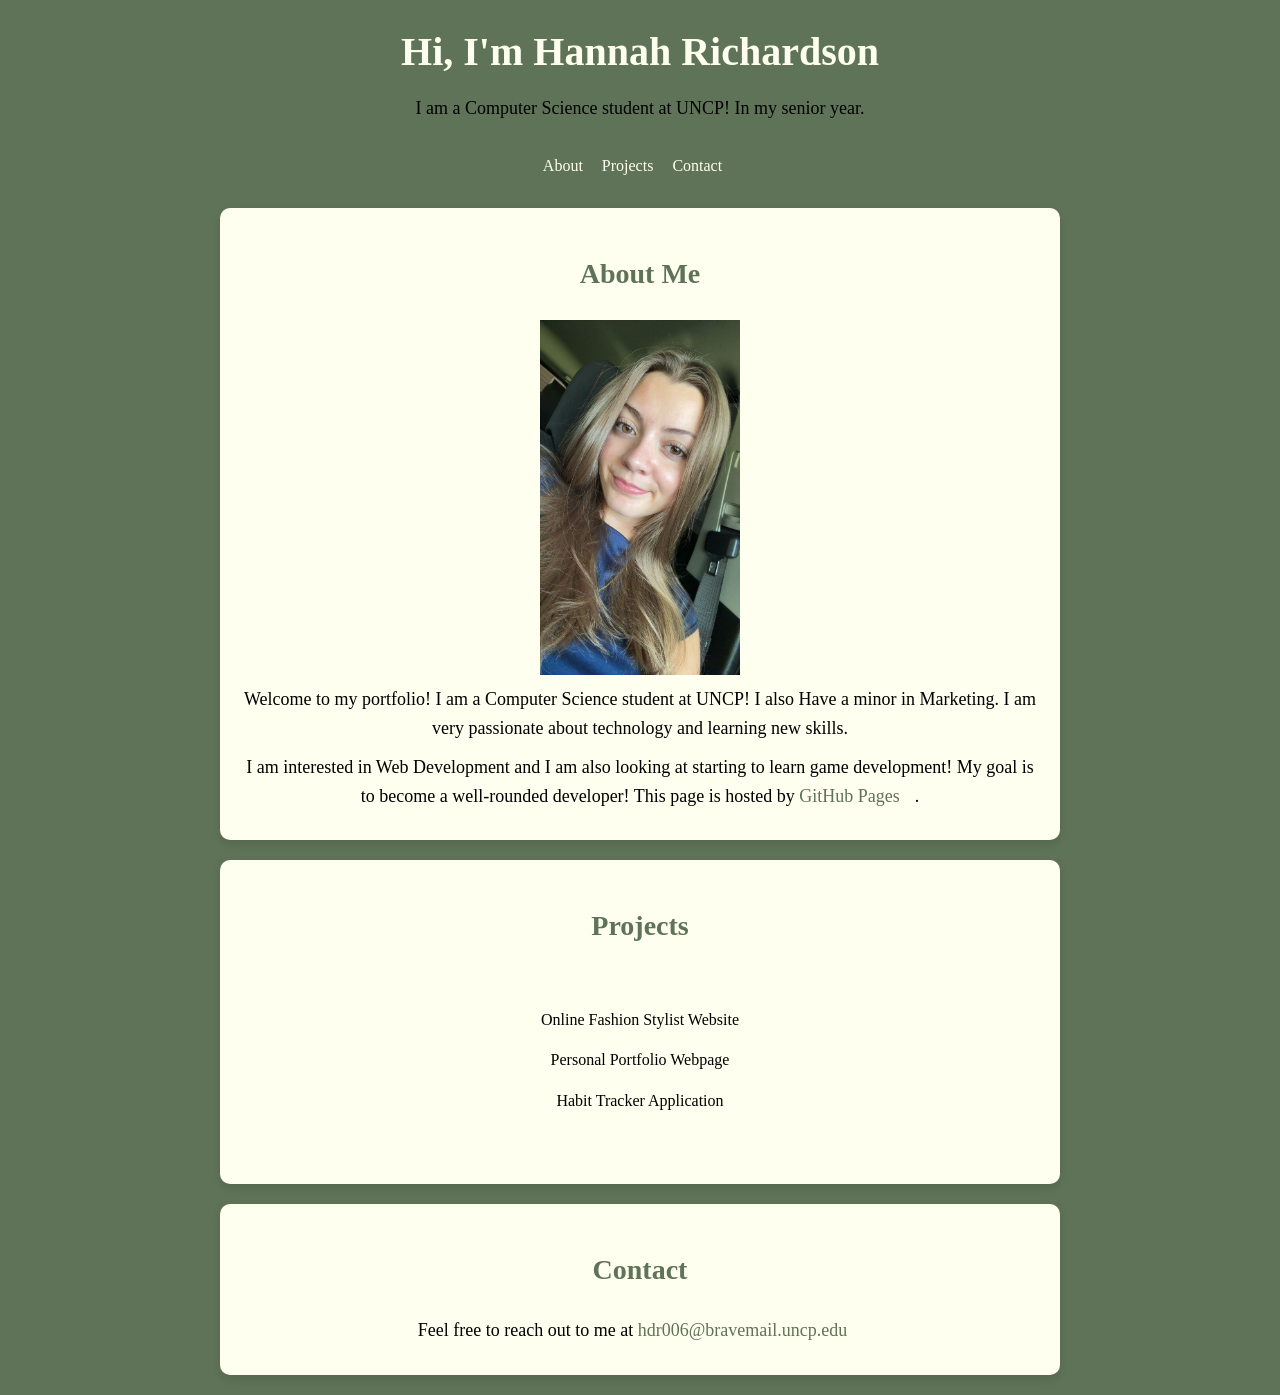
<file: index.html>
<!DOCTYPE html>
<html lang="en">

<head>
    <meta charset="UTF-8">
    <meta name="viewport" content="width=device-width, initial-scale=1.0">

    <title>Hannah Richardson | Portfolio</title>

    <link rel="stylesheet" href="styles.css">
</head>

<body>

    <h1>Hi, I'm Hannah Richardson</h1>

    <p>
        I am a Computer Science student at UNCP! In my senior year.
    </p>

    <nav>
        <a href="#about">About</a>
        <a href="#projects">Projects</a>
        <a href="#contact">Contact</a>
    </nav>

    <main>

        <section id="about">

            <h2>About Me</h2>

            <img src="selfie.JPG" alt="Selfie">

            <p>
                Welcome to my portfolio! I am a Computer Science student at UNCP! I also Have a minor in Marketing. I am very passionate about technology and learning new skills.
            </p>

            <p>
                I am interested in Web Development and I am also looking at
                starting to learn game development! My goal is to become a
                well-rounded developer! This page is hosted by
                <a href="https://pages.github.com/">GitHub Pages</a>.
            </p>
            

        </section>

        <section id="projects">

            <h2>Projects</h2>

            <ul>
                <li>Online Fashion Stylist Website</li>
                <li>Personal Portfolio Webpage</li>
                <li>Habit Tracker Application</li>
            </ul>

        </section>

        <section id="contact">

            <h2>Contact</h2>

            <p>
                Feel free to reach out to me at
                <a href="mailto:hdr006@bravemail.uncp.edu">
                    hdr006@bravemail.uncp.edu
                </a>
            </p>

        </section>

    </main>

</body>

</html>
</file>
<file: styles.css>
body {
    background-color: #5f7358;
    margin: 20px auto;
    font-family: Georgia, serif;
    line-height: 1.6;
}

h1 {
    color: ivory;
    font-size: 40px;
    text-align: center;
    margin: auto;
}

p {
    text-align:center;
    font-family: Georgia, serif;
    font-size: 18px;
    margin: 10px auto;
}

a {
    color: #5f7358;
    text-decoration:none;
    display: inline-block;
    margin-right: 15px;

}

nav a {
    color: ivory;
}

nav a:hover {
       color:#5f7358;
}

nav {
    text-align: center;
    margin: 20px 0;
    padding: 10px;
}

section {
    padding: 20px;
    background-color: ivory;
    width: 80%;
    margin: 20px auto;
    border-radius: 10px;
    box-shadow: 0 4px 10px rgba(0, 0, 0, 0.1);
    max-width: 800px;

}

ul {
    list-style-type: none;
    text-align:center;
    padding:20px;
}

li {
    margin: 15px;
}

li:hover {
    color:#5f7358;
}

h2 {
    color:#5f7358;
    font-size:28px;
    text-align: center;
}

img {
    width: 200px;
    margin: auto;
    display:block;
}
</file>
<file: portfolio/styles.css>
body {
    background-color: #5f7358;
    margin: 20px auto;
    font-family: Georgia, serif;
    line-height: 1.6;
}

h1 {
    color: ivory;
    font-size: 40px;
    text-align: center;
    margin: auto;
}

p {
    text-align:center;
    font-family: Georgia, serif;
    font-size: 18px;
    margin: 10px auto;
}

a {
    color: #5f7358;
    text-decoration:none;
    display: inline-block;
    margin-right: 15px;

}

nav a {
    color: ivory;
}

nav a:hover {
       color:#5f7358;
}

nav {
    text-align: center;
    margin: 20px 0;
    padding: 10px;
}

section {
    padding: 20px;
    background-color: ivory;
    width: 80%;
    margin: 20px auto;
    border-radius: 10px;
    box-shadow: 0 4px 10px rgba(0, 0, 0, 0.1);
    max-width: 800px;

}

ul {
    list-style-type: none;
    text-align:center;
    padding:20px;
}

li {
    margin: 15px;
}

li:hover {
    color:#5f7358;
}

h2 {
    color:#5f7358;
    font-size:28px;
    text-align: center;
}

img {
    width: 200px;
    margin: auto;
    display:block;
}
</file>
